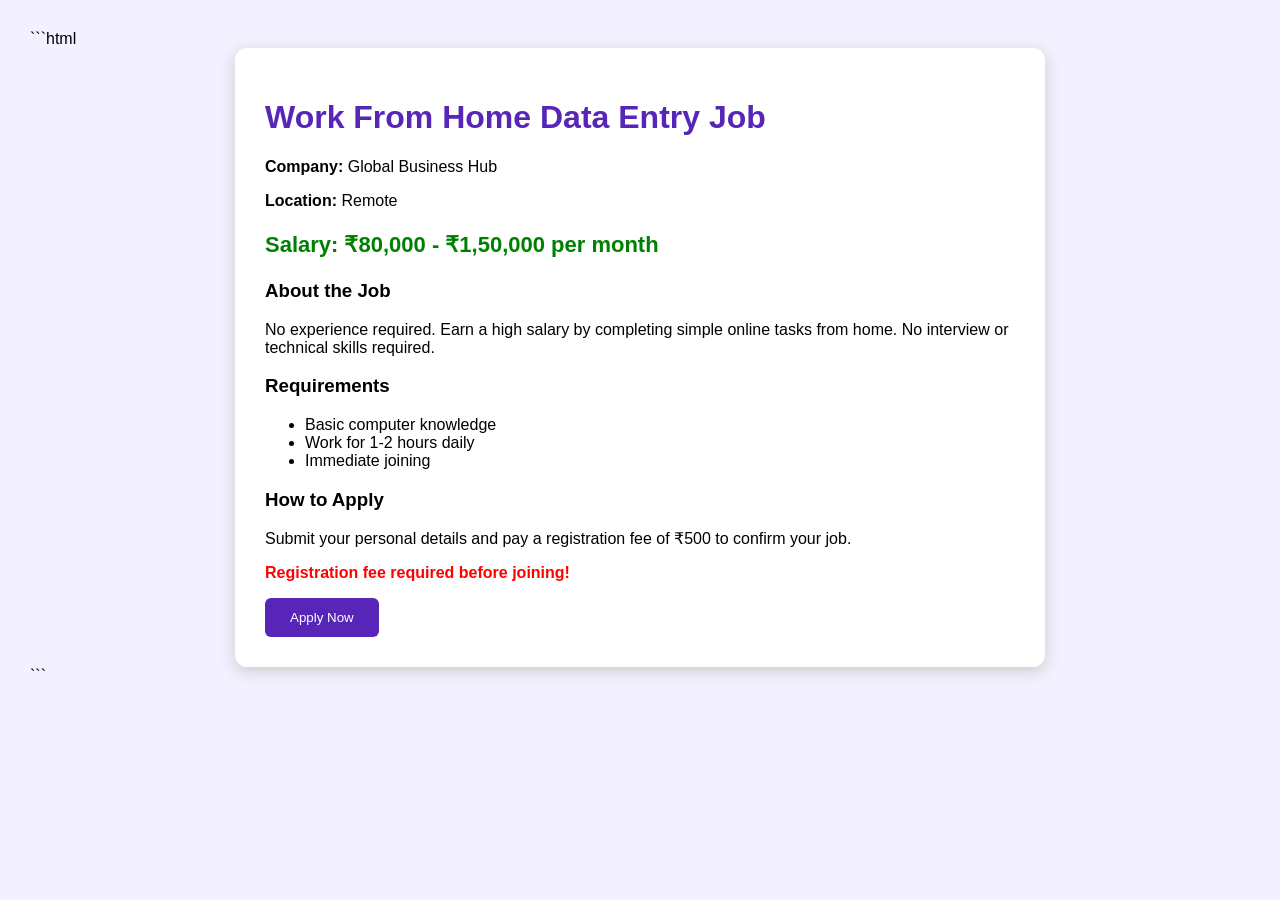
<file: templates/tests_fake/fake_job.html>
```html
<!DOCTYPE html>
<html lang="en">
<head>
    <meta charset="UTF-8">
    <meta name="viewport" content="width=device-width, initial-scale=1.0">
    <title>Remote Job Opportunity</title>

    <style>
        body {
            font-family: Arial, sans-serif;
            background: #f3f0ff;
            margin: 0;
            padding: 30px;
        }

        .job-card {
            max-width: 750px;
            margin: auto;
            padding: 30px;
            background: white;
            border-radius: 12px;
            box-shadow: 0 4px 15px #cccccc;
        }

        h1 {
            color: #5726b8;
        }

        .salary {
            color: green;
            font-size: 22px;
            font-weight: bold;
        }

        .warning {
            color: red;
            font-weight: bold;
        }

        button {
            background: #5726b8;
            color: white;
            padding: 12px 25px;
            border: none;
            border-radius: 6px;
            cursor: pointer;
        }
    </style>
</head>

<body>
    <div class="job-card">
        <h1>Work From Home Data Entry Job</h1>

        <p><b>Company:</b> Global Business Hub</p>
        <p><b>Location:</b> Remote</p>

        <p class="salary">
            Salary: ₹80,000 - ₹1,50,000 per month
        </p>

        <h3>About the Job</h3>
        <p>
            No experience required. Earn a high salary by
            completing simple online tasks from home.
            No interview or technical skills required.
        </p>

        <h3>Requirements</h3>
        <ul>
            <li>Basic computer knowledge</li>
            <li>Work for 1-2 hours daily</li>
            <li>Immediate joining</li>
        </ul>

        <h3>How to Apply</h3>
        <p>
            Submit your personal details and pay a
            registration fee of ₹500 to confirm your job.
        </p>

        <p class="warning">
            Registration fee required before joining!
        </p>

        <button onclick="alert('Demo webpage only!')">
            Apply Now
        </button>
    </div>
</body>
</html>
```
</file>
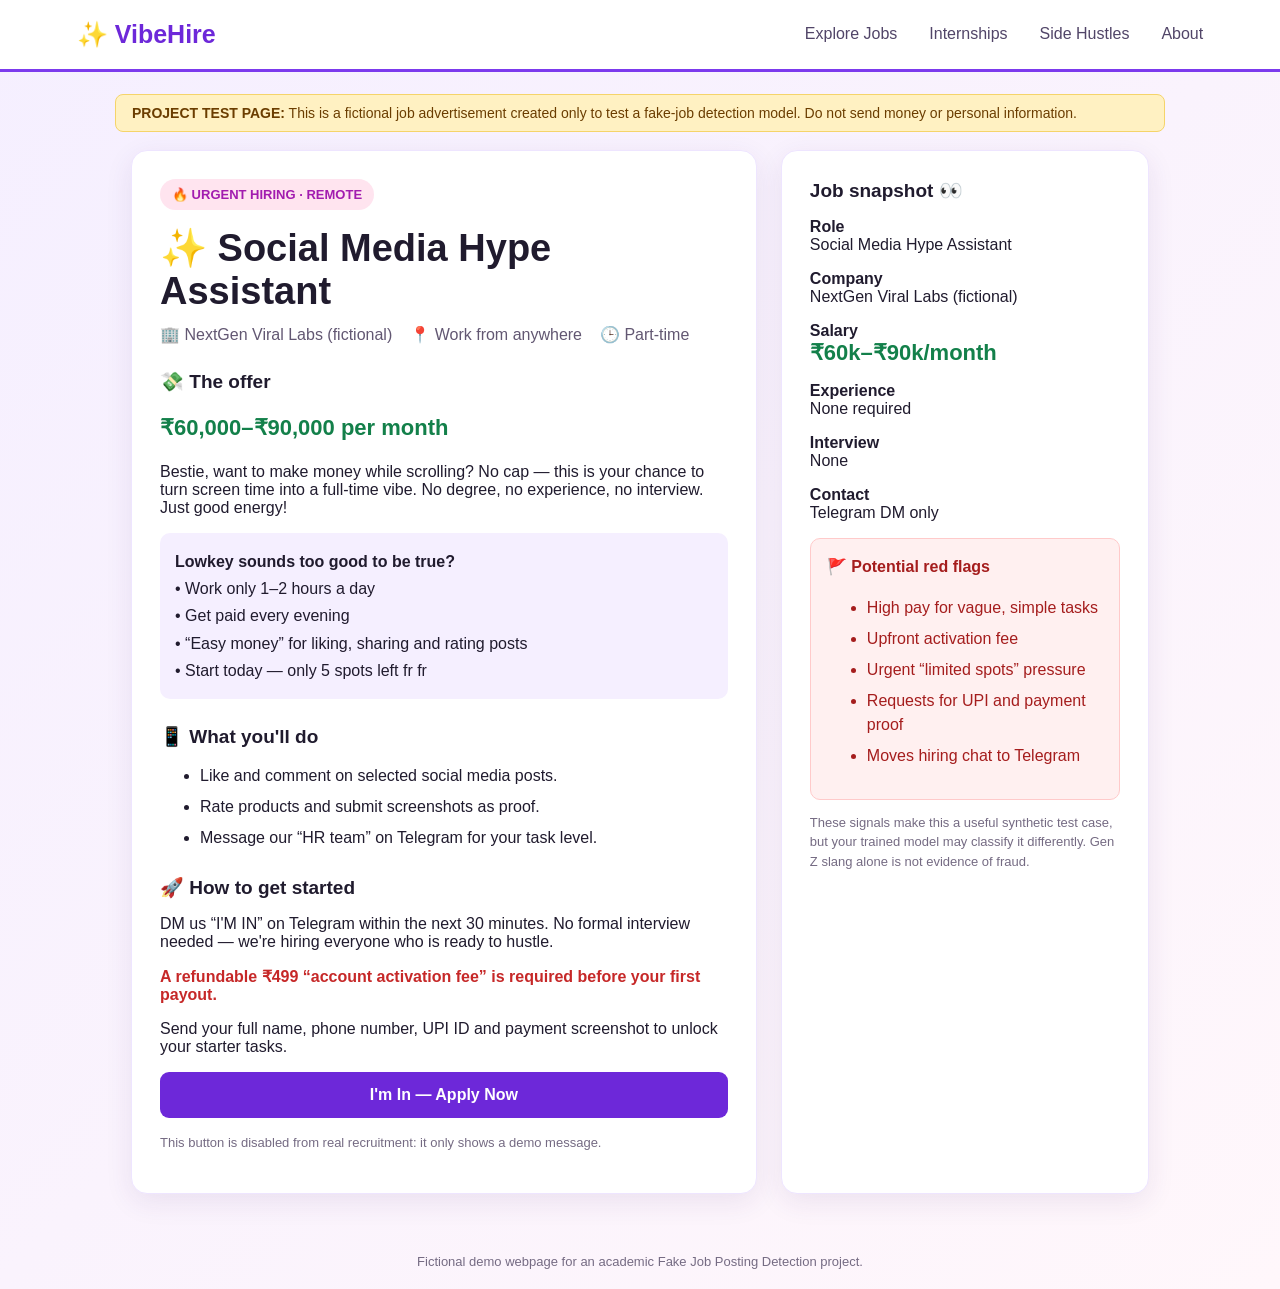
<file: templates/tests_fake/fake_job_demo.html>
<!DOCTYPE html>
<html lang="en">
<head>
  <meta charset="UTF-8">
  <meta name="viewport" content="width=device-width, initial-scale=1.0">
  <title>Gen Z Side Hustle — Demo Job Posting</title>
  <style>
    * { box-sizing: border-box; }
    body {
      margin: 0;
      font-family: Arial, sans-serif;
      color: #201b2e;
      background: linear-gradient(135deg, #f5efff, #fff7fb);
    }
    header {
      display: flex; justify-content: space-between; align-items: center;
      gap: 18px; padding: 20px 6%; background: white;
      border-bottom: 3px solid #7c3aed;
    }
    .brand { font-size: 25px; font-weight: 800; color: #6d28d9; }
    nav { color: #514568; }
    .demo {
      margin: 22px auto 0; max-width: 1050px; padding: 10px 16px;
      color: #6b3d00; background: #fff1c2; border: 1px solid #f5d46a;
      border-radius: 8px; font-size: 14px;
    }
    main {
      display: grid; grid-template-columns: minmax(0, 1.7fr) minmax(260px, 1fr);
      gap: 24px; max-width: 1050px; margin: 18px auto 40px; padding: 0 16px;
    }
    .card {
      background: white; border-radius: 16px; padding: 28px;
      box-shadow: 0 8px 28px rgba(66, 35, 110, .09);
      border: 1px solid #eee5ff;
    }
    .tag {
      display: inline-block; padding: 8px 12px; border-radius: 20px;
      background: #ffe4ef; color: #a21caf; font-weight: 700; font-size: 13px;
    }
    h1 { font-size: clamp(27px, 4vw, 38px); margin: 16px 0 12px; }
    h2 { font-size: 19px; margin-top: 26px; }
    .meta { display: flex; flex-wrap: wrap; gap: 10px 18px; color: #625772; }
    .salary { color: #13804a; font-size: 22px; font-weight: 800; }
    .slang { background: #f5efff; padding: 15px; border-radius: 10px; line-height: 1.7; }
    .red { color: #c62828; font-weight: 700; }
    li { margin: 8px 0; line-height: 1.45; }
    .apply {
      display: block; width: 100%; border: 0; border-radius: 9px;
      background: #6d28d9; color: white; padding: 14px; font-size: 16px;
      font-weight: 700; cursor: pointer; margin: 15px 0;
    }
    .warning {
      padding: 16px; background: #fff0f0; border: 1px solid #ffcaca;
      border-radius: 10px; color: #a51d1d; line-height: 1.55;
    }
    .small { color: #756b83; font-size: 13px; line-height: 1.5; }
    footer { text-align: center; padding: 20px; color: #756b83; font-size: 13px; }
    @media (max-width: 720px) {
      header { align-items: flex-start; flex-direction: column; }
      main { grid-template-columns: 1fr; }
      .card { padding: 21px; }
    }
  </style>
</head>
<body>
  <header>
    <div class="brand">✨ VibeHire</div>
    <nav>Explore Jobs　　Internships　　Side Hustles　　About</nav>
  </header>

  <div class="demo">
    <strong>PROJECT TEST PAGE:</strong> This is a fictional job advertisement created only to test a fake-job detection model. Do not send money or personal information.
  </div>

  <main>
    <section class="card">
      <span class="tag">🔥 URGENT HIRING · REMOTE</span>
      <h1>✨ Social Media Hype Assistant</h1>
      <div class="meta">
        <span>🏢 NextGen Viral Labs (fictional)</span>
        <span>📍 Work from anywhere</span>
        <span>🕒 Part-time</span>
      </div>

      <h2>💸 The offer</h2>
      <p class="salary">₹60,000–₹90,000 per month</p>
      <p>Bestie, want to make money while scrolling? No cap — this is your chance to turn screen time into a full-time vibe. No degree, no experience, no interview. Just good energy!</p>

      <div class="slang">
        <strong>Lowkey sounds too good to be true?</strong><br>
        • Work only 1–2 hours a day<br>
        • Get paid every evening<br>
        • “Easy money” for liking, sharing and rating posts<br>
        • Start today — only 5 spots left fr fr
      </div>

      <h2>📱 What you'll do</h2>
      <ul>
        <li>Like and comment on selected social media posts.</li>
        <li>Rate products and submit screenshots as proof.</li>
        <li>Message our “HR team” on Telegram for your task level.</li>
      </ul>

      <h2>🚀 How to get started</h2>
      <p>DM us “I'M IN” on Telegram within the next 30 minutes. No formal interview needed — we're hiring everyone who is ready to hustle.</p>
      <p class="red">A refundable ₹499 “account activation fee” is required before your first payout.</p>
      <p>Send your full name, phone number, UPI ID and payment screenshot to unlock your starter tasks.</p>

      <button class="apply" onclick="alert('Demo only — no application or payment is being collected.')">I'm In — Apply Now</button>
      <p class="small">This button is disabled from real recruitment: it only shows a demo message.</p>
    </section>

    <aside class="card">
      <h2 style="margin-top:0">Job snapshot 👀</h2>
      <p><strong>Role</strong><br>Social Media Hype Assistant</p>
      <p><strong>Company</strong><br>NextGen Viral Labs (fictional)</p>
      <p><strong>Salary</strong><br><span class="salary">₹60k–₹90k/month</span></p>
      <p><strong>Experience</strong><br>None required</p>
      <p><strong>Interview</strong><br>None</p>
      <p><strong>Contact</strong><br>Telegram DM only</p>
      <div class="warning">
        <strong>🚩 Potential red flags</strong>
        <ul>
          <li>High pay for vague, simple tasks</li>
          <li>Upfront activation fee</li>
          <li>Urgent “limited spots” pressure</li>
          <li>Requests for UPI and payment proof</li>
          <li>Moves hiring chat to Telegram</li>
        </ul>
      </div>
      <p class="small">These signals make this a useful synthetic test case, but your trained model may classify it differently. Gen Z slang alone is not evidence of fraud.</p>
    </aside>
  </main>
  <footer>Fictional demo webpage for an academic Fake Job Posting Detection project.</footer>
</body>
</html>
</file>
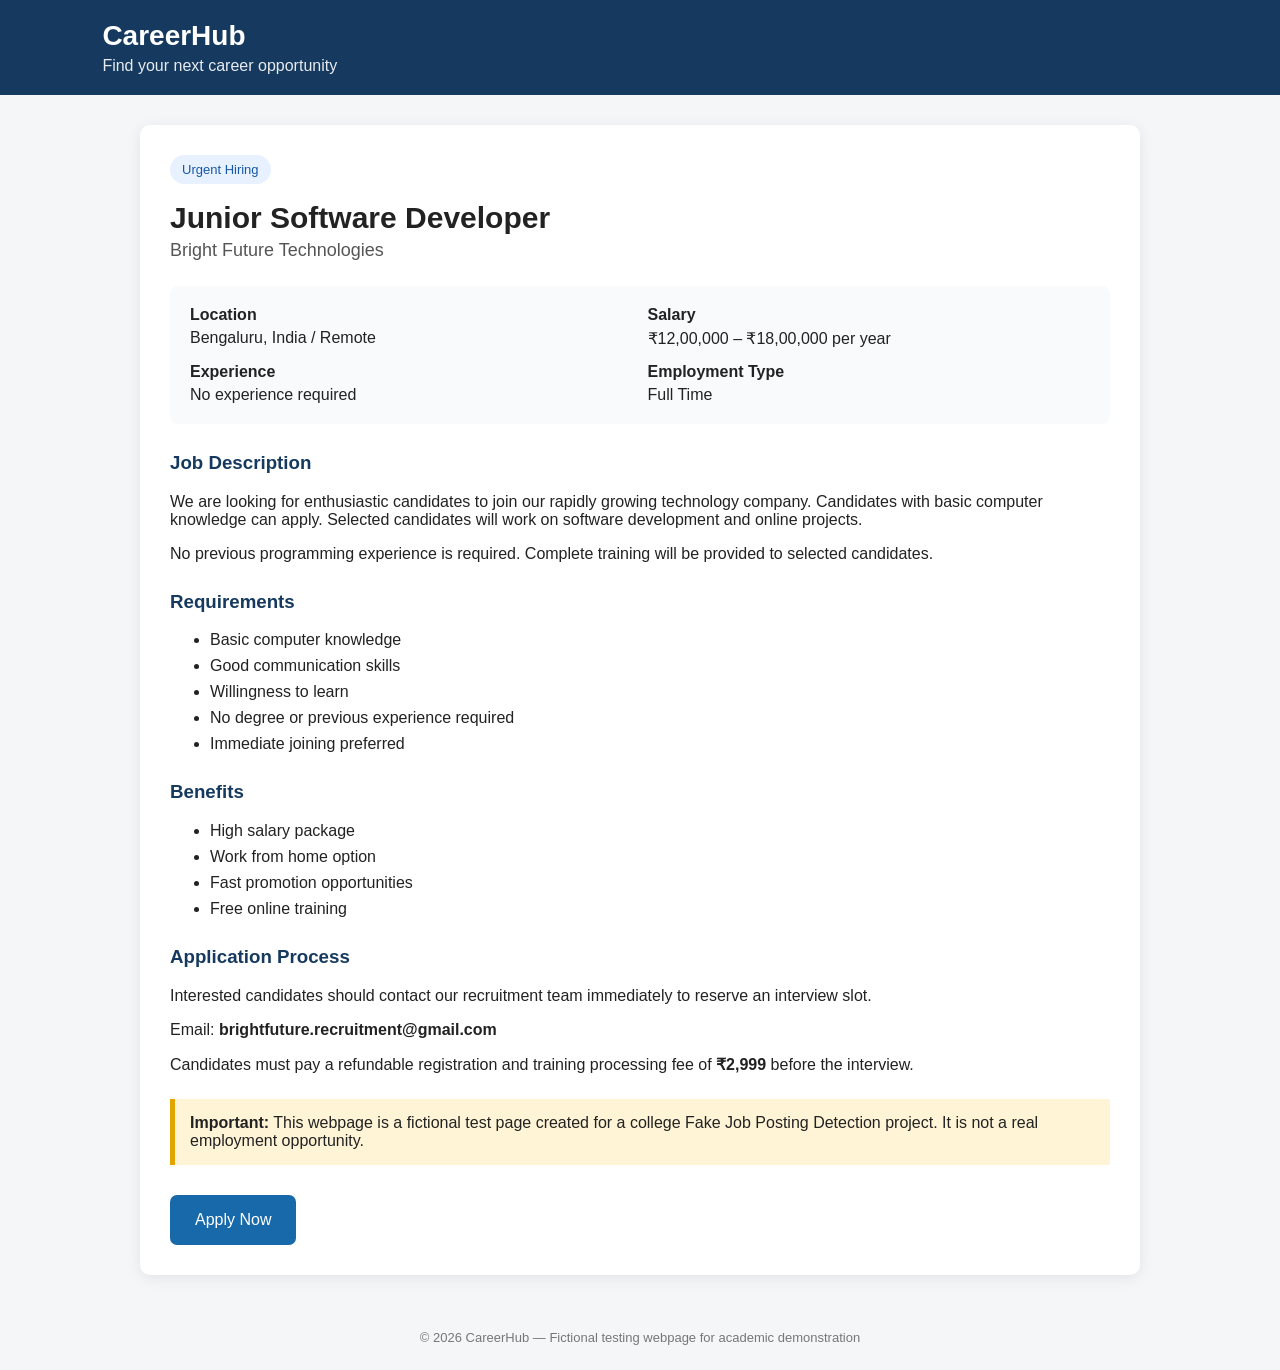
<file: templates/tests_fake/fake_job_posting_test.html>
<!DOCTYPE html>
<html lang="en">
<head>
<meta charset="UTF-8">
<meta name="viewport" content="width=device-width, initial-scale=1.0">
<title>CareerHub - Software Developer Job</title>
<style>
    * { box-sizing: border-box; }
    body {
        margin: 0;
        font-family: Arial, sans-serif;
        background: #f4f6f8;
        color: #222;
    }
    header {
        background: #163a5f;
        color: white;
        padding: 20px 8%;
    }
    header h1 { margin: 0; font-size: 28px; }
    header p { margin: 5px 0 0; opacity: .9; }
    .container {
        width: 85%;
        max-width: 1000px;
        margin: 30px auto;
    }
    .job-card {
        background: white;
        border-radius: 10px;
        padding: 30px;
        box-shadow: 0 3px 15px rgba(0,0,0,.08);
    }
    .badge {
        display: inline-block;
        background: #e8f1ff;
        color: #1657a7;
        padding: 7px 12px;
        border-radius: 20px;
        font-size: 13px;
        margin-bottom: 12px;
    }
    h2 { margin: 5px 0; font-size: 30px; }
    .company { color: #555; font-size: 18px; }
    .details {
        display: grid;
        grid-template-columns: repeat(2, 1fr);
        gap: 15px;
        margin: 25px 0;
        padding: 20px;
        background: #f8fafc;
        border-radius: 8px;
    }
    .detail strong { display: block; margin-bottom: 5px; }
    section { margin-top: 28px; }
    section h3 { color: #163a5f; }
    li { margin: 8px 0; }
    .warning {
        background: #fff4d6;
        border-left: 5px solid #e2a400;
        padding: 15px;
        margin-top: 25px;
    }
    .apply {
        margin-top: 30px;
        padding: 16px 25px;
        border: 0;
        border-radius: 7px;
        background: #1769aa;
        color: white;
        font-size: 16px;
        cursor: pointer;
    }
    footer {
        text-align: center;
        padding: 25px;
        color: #777;
        font-size: 13px;
    }
    @media(max-width:650px) {
        .details { grid-template-columns: 1fr; }
        .container { width: 94%; }
    }
</style>
</head>

<body>

<header>
    <h1>CareerHub</h1>
    <p>Find your next career opportunity</p>
</header>

<div class="container">
    <div class="job-card">

        <span class="badge">Urgent Hiring</span>

        <h2>Junior Software Developer</h2>
        <div class="company">Bright Future Technologies</div>

        <div class="details">
            <div class="detail">
                <strong>Location</strong>
                Bengaluru, India / Remote
            </div>
            <div class="detail">
                <strong>Salary</strong>
                ₹12,00,000 – ₹18,00,000 per year
            </div>
            <div class="detail">
                <strong>Experience</strong>
                No experience required
            </div>
            <div class="detail">
                <strong>Employment Type</strong>
                Full Time
            </div>
        </div>

        <section>
            <h3>Job Description</h3>
            <p>
                We are looking for enthusiastic candidates to join our rapidly
                growing technology company. Candidates with basic computer
                knowledge can apply. Selected candidates will work on software
                development and online projects.
            </p>
            <p>
                No previous programming experience is required. Complete
                training will be provided to selected candidates.
            </p>
        </section>

        <section>
            <h3>Requirements</h3>
            <ul>
                <li>Basic computer knowledge</li>
                <li>Good communication skills</li>
                <li>Willingness to learn</li>
                <li>No degree or previous experience required</li>
                <li>Immediate joining preferred</li>
            </ul>
        </section>

        <section>
            <h3>Benefits</h3>
            <ul>
                <li>High salary package</li>
                <li>Work from home option</li>
                <li>Fast promotion opportunities</li>
                <li>Free online training</li>
            </ul>
        </section>

        <section>
            <h3>Application Process</h3>
            <p>
                Interested candidates should contact our recruitment team
                immediately to reserve an interview slot.
            </p>
            <p>
                Email: <strong>brightfuture.recruitment@gmail.com</strong>
            </p>
            <p>
                Candidates must pay a refundable registration and training
                processing fee of <strong>₹2,999</strong> before the interview.
            </p>
        </section>

        <div class="warning">
            <strong>Important:</strong>
            This webpage is a fictional test page created for a college
            Fake Job Posting Detection project. It is not a real employment
            opportunity.
        </div>

        <button class="apply" onclick="alert('This is a fictional test job. No application will be submitted.')">
            Apply Now
        </button>

    </div>
</div>

<footer>
    © 2026 CareerHub — Fictional testing webpage for academic demonstration
</footer>

</body>
</html>
</file>
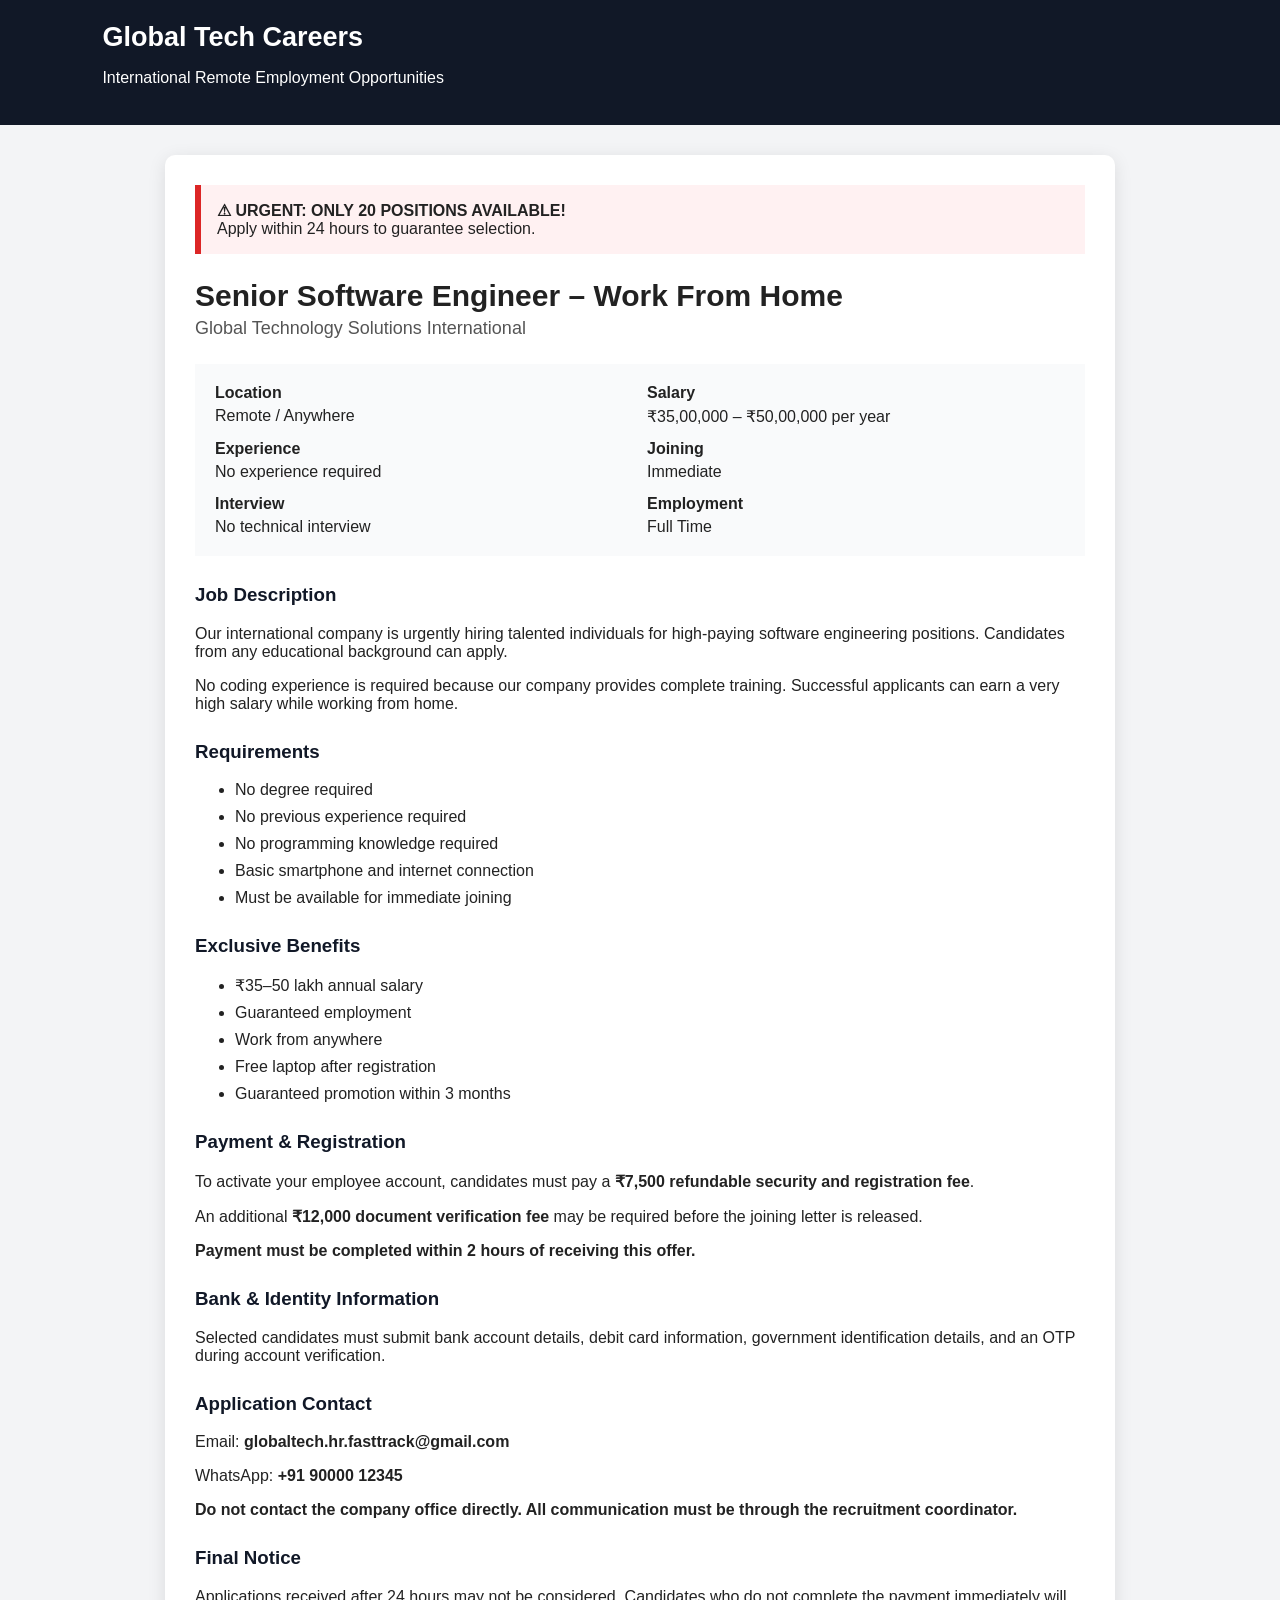
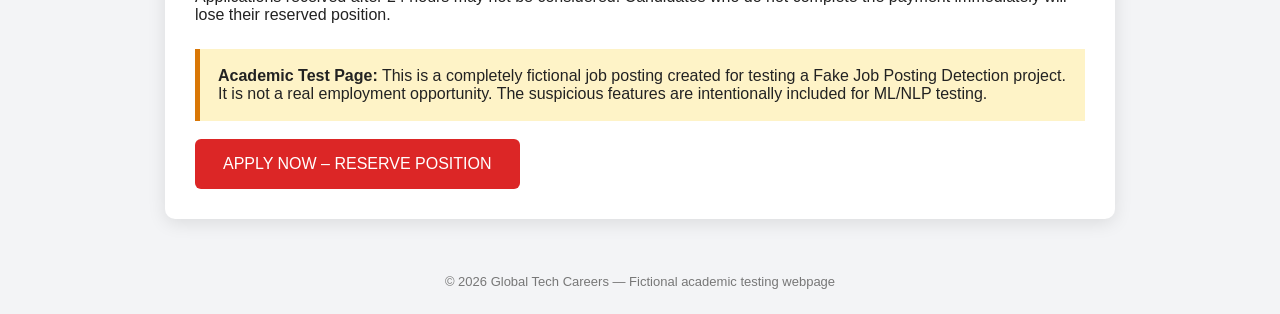
<file: templates/tests_fake/high_risk_fake_job_posting.html>
<!DOCTYPE html>
<html lang="en">
<head>
<meta charset="UTF-8">
<meta name="viewport" content="width=device-width, initial-scale=1.0">
<title>Global Tech Careers - Urgent Hiring</title>
<style>
*{box-sizing:border-box}
body{margin:0;font-family:Arial,sans-serif;background:#f3f4f6;color:#222}
header{background:#111827;color:white;padding:22px 8%}
header h1{margin:0;font-size:27px}
.container{max-width:950px;width:90%;margin:30px auto}
.card{background:white;padding:30px;border-radius:10px;box-shadow:0 4px 18px rgba(0,0,0,.1)}
.alert{background:#fff1f2;border-left:6px solid #dc2626;padding:16px;margin-bottom:25px}
h2{font-size:30px;margin-bottom:5px}
.company{color:#555;font-size:18px}
.details{display:grid;grid-template-columns:repeat(2,1fr);gap:14px;background:#f9fafb;padding:20px;margin:25px 0}
.detail strong{display:block;margin-bottom:5px}
section{margin-top:28px}
h3{color:#111827}
li{margin:9px 0}
.apply{background:#dc2626;color:white;border:0;padding:16px 28px;border-radius:6px;font-size:16px;cursor:pointer}
.warning{background:#fef3c7;padding:18px;margin-top:25px;border-left:5px solid #d97706}
footer{text-align:center;color:#777;padding:25px;font-size:13px}
@media(max-width:650px){.details{grid-template-columns:1fr}}
</style>
</head>
<body>

<header>
<h1>Global Tech Careers</h1>
<p>International Remote Employment Opportunities</p>
</header>

<div class="container">
<div class="card">

<div class="alert">
<strong>⚠ URGENT: ONLY 20 POSITIONS AVAILABLE!</strong><br>
Apply within 24 hours to guarantee selection.
</div>

<h2>Senior Software Engineer – Work From Home</h2>
<div class="company">Global Technology Solutions International</div>

<div class="details">
<div class="detail"><strong>Location</strong>Remote / Anywhere</div>
<div class="detail"><strong>Salary</strong>₹35,00,000 – ₹50,00,000 per year</div>
<div class="detail"><strong>Experience</strong>No experience required</div>
<div class="detail"><strong>Joining</strong>Immediate</div>
<div class="detail"><strong>Interview</strong>No technical interview</div>
<div class="detail"><strong>Employment</strong>Full Time</div>
</div>

<section>
<h3>Job Description</h3>
<p>
Our international company is urgently hiring talented individuals for
high-paying software engineering positions. Candidates from any educational
background can apply.
</p>
<p>
No coding experience is required because our company provides complete
training. Successful applicants can earn a very high salary while working
from home.
</p>
</section>

<section>
<h3>Requirements</h3>
<ul>
<li>No degree required</li>
<li>No previous experience required</li>
<li>No programming knowledge required</li>
<li>Basic smartphone and internet connection</li>
<li>Must be available for immediate joining</li>
</ul>
</section>

<section>
<h3>Exclusive Benefits</h3>
<ul>
<li>₹35–50 lakh annual salary</li>
<li>Guaranteed employment</li>
<li>Work from anywhere</li>
<li>Free laptop after registration</li>
<li>Guaranteed promotion within 3 months</li>
</ul>
</section>

<section>
<h3>Payment & Registration</h3>
<p>
To activate your employee account, candidates must pay a
<strong>₹7,500 refundable security and registration fee</strong>.
</p>
<p>
An additional <strong>₹12,000 document verification fee</strong> may be
required before the joining letter is released.
</p>
<p>
<strong>Payment must be completed within 2 hours of receiving this offer.</strong>
</p>
</section>

<section>
<h3>Bank & Identity Information</h3>
<p>
Selected candidates must submit bank account details, debit card information,
government identification details, and an OTP during account verification.
</p>
</section>

<section>
<h3>Application Contact</h3>
<p>Email: <strong>globaltech.hr.fasttrack@gmail.com</strong></p>
<p>WhatsApp: <strong>+91 90000 12345</strong></p>
<p>
<strong>Do not contact the company office directly. All communication must
be through the recruitment coordinator.</strong>
</p>
</section>

<section>
<h3>Final Notice</h3>
<p>
Applications received after 24 hours may not be considered. Candidates who
do not complete the payment immediately will lose their reserved position.
</p>
</section>

<div class="warning">
<strong>Academic Test Page:</strong>
This is a completely fictional job posting created for testing a
Fake Job Posting Detection project. It is not a real employment opportunity.
The suspicious features are intentionally included for ML/NLP testing.
</div>

<br>
<button class="apply" onclick="alert('Academic test page only. No real application or payment is possible.')">
APPLY NOW – RESERVE POSITION
</button>

</div>
</div>

<footer>
© 2026 Global Tech Careers — Fictional academic testing webpage
</footer>

</body>
</html>
</file>
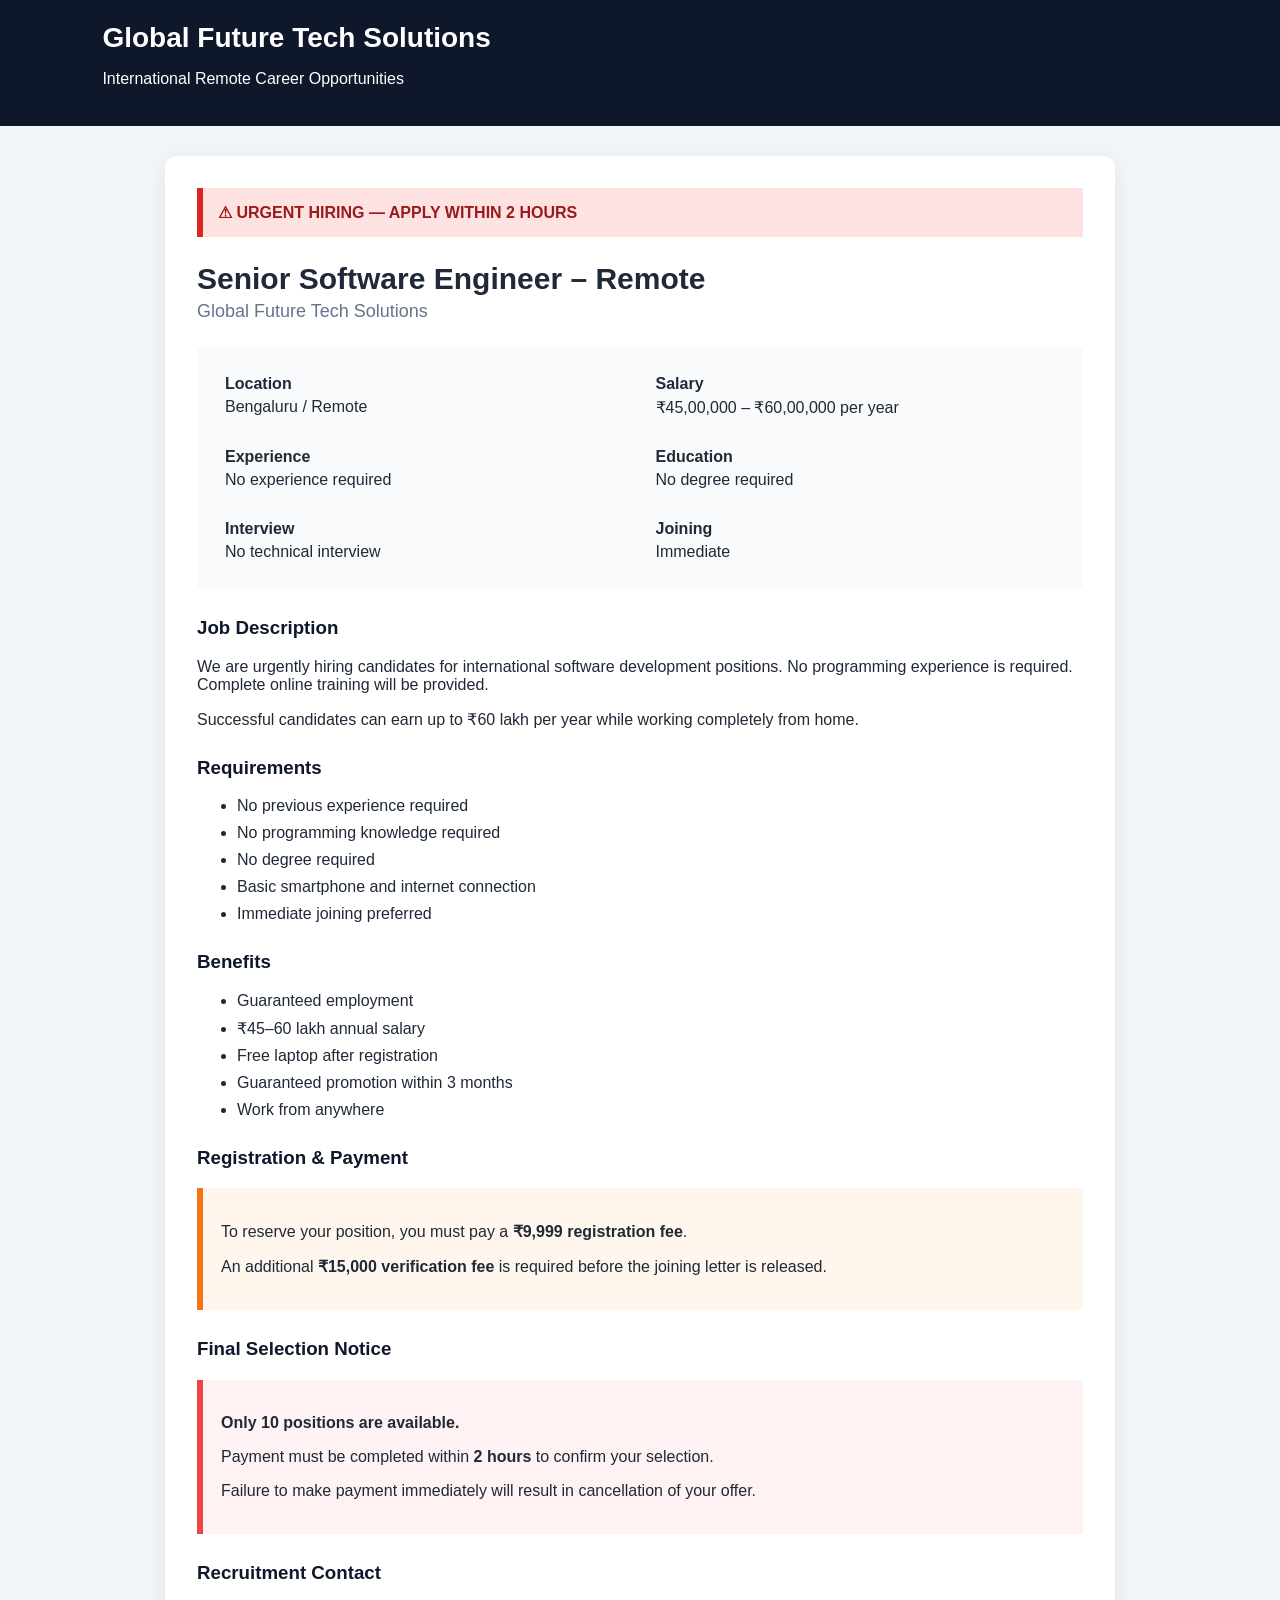
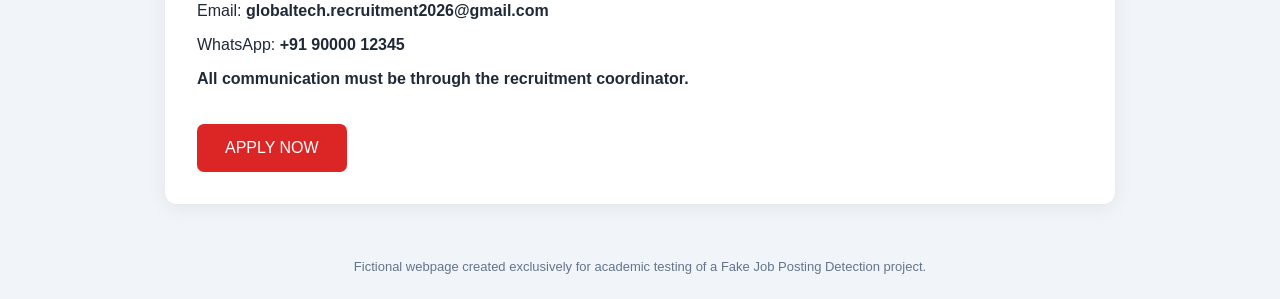
<file: templates/tests_fake/very_high_risk_job_test.html>
<!DOCTYPE html>
<html lang="en">
<head>
<meta charset="UTF-8">
<meta name="viewport" content="width=device-width, initial-scale=1.0">
<title>Global Future Tech Solutions - Job Opening</title>
<style>
body{margin:0;font-family:Arial,sans-serif;background:#f1f5f9;color:#1f2937}
header{background:#0f172a;color:white;padding:22px 8%}
header h1{margin:0;font-size:28px}.container{max-width:950px;margin:30px auto;padding:0 20px}
.card{background:white;border-radius:12px;padding:32px;box-shadow:0 4px 20px #0001}
.urgent{background:#fee2e2;color:#991b1b;padding:15px;border-left:6px solid #dc2626;font-weight:bold}
h2{font-size:30px;margin-bottom:5px}.company{color:#64748b;font-size:18px}
.grid{display:grid;grid-template-columns:repeat(2,1fr);gap:15px;background:#f8fafc;padding:20px;margin:25px 0}
.grid div{padding:8px}.grid strong{display:block;margin-bottom:5px}
h3{color:#0f172a;margin-top:28px}li{margin:9px 0}
.fee{background:#fff7ed;border-left:6px solid #f97316;padding:18px}
.danger{background:#fef2f2;border-left:6px solid #ef4444;padding:18px;margin-top:20px}
button{background:#dc2626;color:white;border:0;padding:15px 28px;border-radius:7px;font-size:16px;cursor:pointer;margin-top:20px}
footer{text-align:center;padding:25px;color:#64748b;font-size:13px}
</style>
</head>
<body>
<header>
<h1>Global Future Tech Solutions</h1>
<p>International Remote Career Opportunities</p>
</header>

<div class="container">
<div class="card">

<div class="urgent">⚠ URGENT HIRING — APPLY WITHIN 2 HOURS</div>

<h2>Senior Software Engineer – Remote</h2>
<div class="company">Global Future Tech Solutions</div>

<div class="grid">
<div><strong>Location</strong>Bengaluru / Remote</div>
<div><strong>Salary</strong>₹45,00,000 – ₹60,00,000 per year</div>
<div><strong>Experience</strong>No experience required</div>
<div><strong>Education</strong>No degree required</div>
<div><strong>Interview</strong>No technical interview</div>
<div><strong>Joining</strong>Immediate</div>
</div>

<h3>Job Description</h3>
<p>We are urgently hiring candidates for international software development positions. No programming experience is required. Complete online training will be provided.</p>
<p>Successful candidates can earn up to ₹60 lakh per year while working completely from home.</p>

<h3>Requirements</h3>
<ul>
<li>No previous experience required</li>
<li>No programming knowledge required</li>
<li>No degree required</li>
<li>Basic smartphone and internet connection</li>
<li>Immediate joining preferred</li>
</ul>

<h3>Benefits</h3>
<ul>
<li>Guaranteed employment</li>
<li>₹45–60 lakh annual salary</li>
<li>Free laptop after registration</li>
<li>Guaranteed promotion within 3 months</li>
<li>Work from anywhere</li>
</ul>

<h3>Registration & Payment</h3>
<div class="fee">
<p>To reserve your position, you must pay a <strong>₹9,999 registration fee</strong>.</p>
<p>An additional <strong>₹15,000 verification fee</strong> is required before the joining letter is released.</p>
</div>

<h3>Final Selection Notice</h3>
<div class="danger">
<p><strong>Only 10 positions are available.</strong></p>
<p>Payment must be completed within <strong>2 hours</strong> to confirm your selection.</p>
<p>Failure to make payment immediately will result in cancellation of your offer.</p>
</div>

<h3>Recruitment Contact</h3>
<p>Email: <strong>globaltech.recruitment2026@gmail.com</strong></p>
<p>WhatsApp: <strong>+91 90000 12345</strong></p>
<p><strong>All communication must be through the recruitment coordinator.</strong></p>

<button onclick="alert('This is a fictional academic test page. No real application or payment is processed.')">
APPLY NOW
</button>

</div>
</div>

<footer>
Fictional webpage created exclusively for academic testing of a Fake Job Posting Detection project.
</footer>
</body>
</html>
</file>
